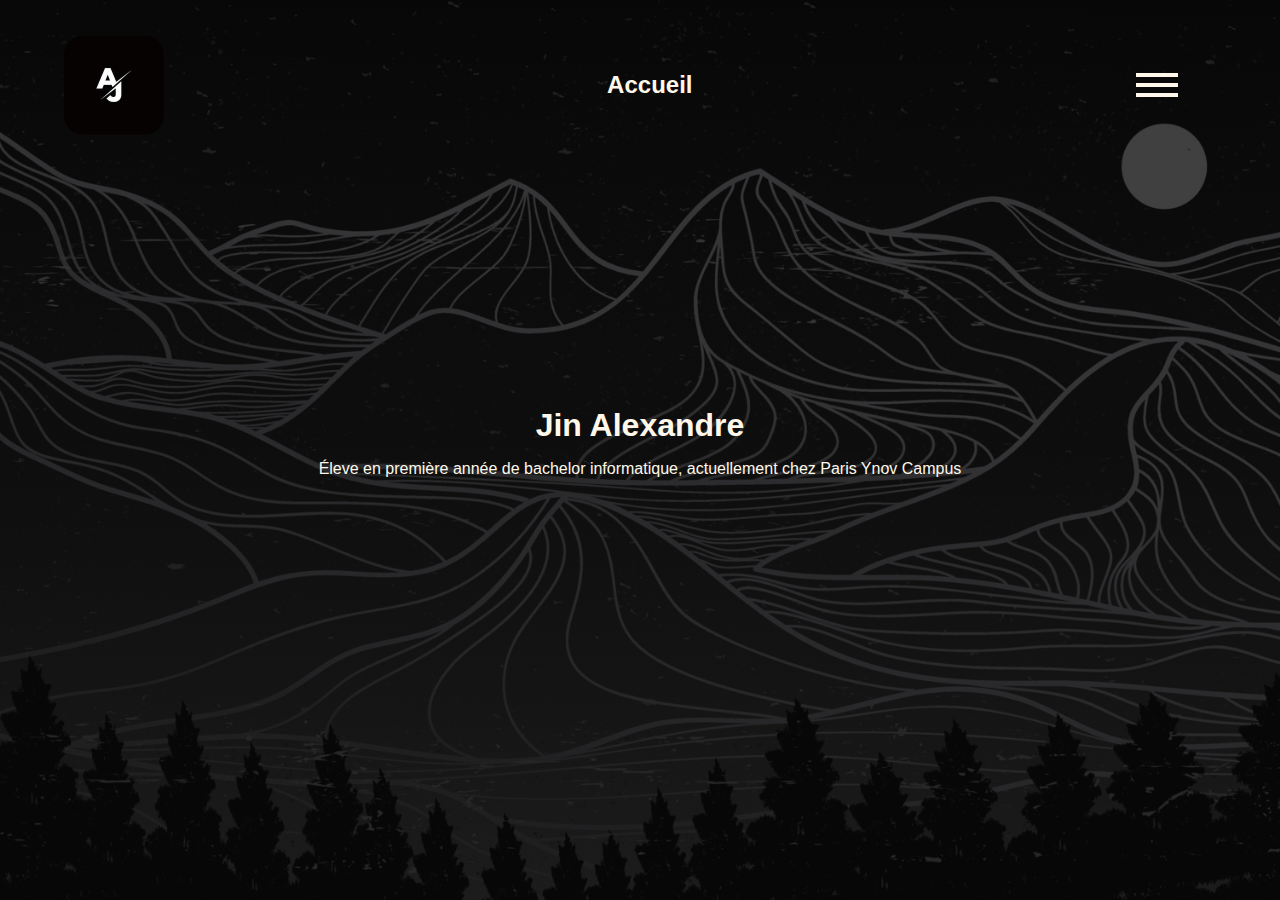
<file: index.html>
<!DOCTYPE html>
<html lang="en">

<head>
    <meta charset="UTF-8">
    <meta http-equiv="X-UA-Compatible" content="IE=edge">
    <meta name="viewport" content="width=device-width, initial-scale=1.0">
    <link rel="stylesheet" href="/assets/css/style.css">
    <title>Accueil</title>
</head>

<body>
    <div class="banner">

        <header>
            <nav>
                <div class="logo">
                    <a href="/index.html"><img src="/assets/images/aj logo.jpg" alt=""></a>
                </div>
                <div class="title">
                    <h2>Accueil</h2>
                </div>
                    <div class="burger">
                        <span></span>
                    </div>
                    <div class="link">
                        <ul>
                            <li><a href="/index.html">Accueil</a></li>
                            <li><a href="/projects.html">Projets</a></li>
                            <li><a href="/contact.html">Contact</a></li>
                        </ul>
                    </div>
            </nav>
        </header>

        <main>
            <div class="main_container">
                <h1 class="name">Jin Alexandre</h1>
                <p class="who">Éleve en première année de bachelor informatique, actuellement chez Paris Ynov Campus</p>
            </div>
        </main>

    </div>
</body>
<script src="./assets/js/script.js"></script>

</html>
</file>
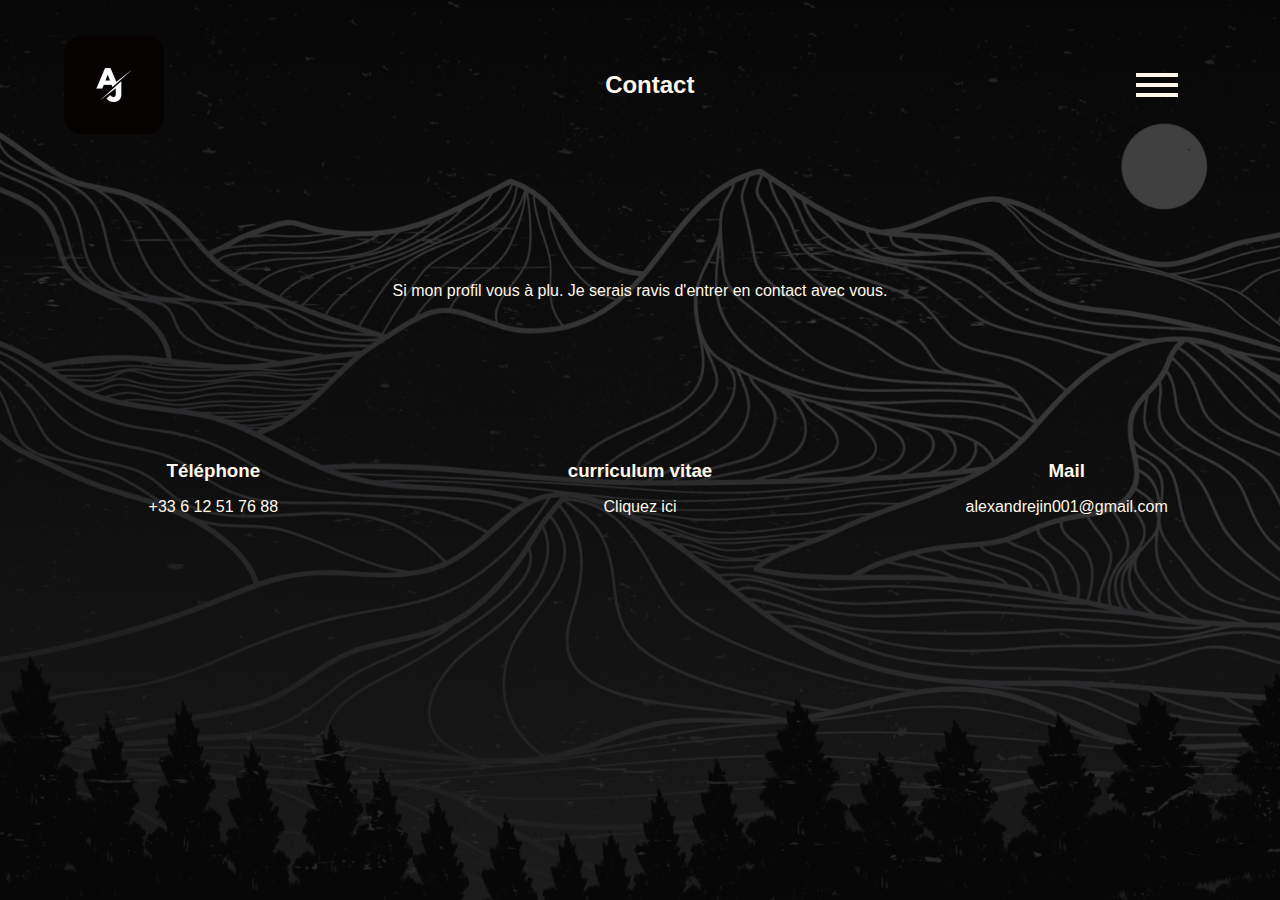
<file: contact.html>
<!DOCTYPE html>
<html lang="en">

<head>
    <meta charset="UTF-8">
    <meta http-equiv="X-UA-Compatible" content="IE=edge">
    <meta name="viewport" content="width=device-width, initial-scale=1.0">
    <link rel="stylesheet" href="/assets/css/contact.css">
    <title>Contact</title>
</head>

<body>
    <div class="banner">

        <header>
            <nav>
                <div class="logo">
                    <a href="/index.html"><img src="/assets/images/aj logo.jpg" alt=""></a>
                </div>
                <div class="title">
                    <h2>Contact</h2>
                </div>
                    <div class="burger">
                        <span></span>
                    </div>
                    <div class="link">
                        <ul>
                            <li><a href="/index.html">Accueil</a></li>
                            <li><a href="/projects.html">Projets</a></li>
                            <li><a href="/contact.html">Contact</a></li>
                        </ul>
                    </div>
            </nav>
        </header>

        <main>
            <div class="paragraph">
                <p>Si mon profil vous à plu. Je serais ravis d'entrer en contact avec vous.</p>
            </div>

            <div class="container_main">

                <div class="container_contact">
                    <div class="subtitle">
                        <h3>Téléphone</h3>
                    </div>
                    <div class="description">
                        <p>+33 6 12 51 76 88</p>
                    </div>
                </div>

                <div class="container_contact">
                    <div class="subtitle">
                        <h3>curriculum vitae</h3>
                    </div>
                    <div class="description"><a
                            href="https://www.canva.com/design/DAFgdMThEDk/nj3w7GzGwjZxcvyAbuG-vw/edit?utm_content=DAFgdMThEDk&utm_campaign=designshare&utm_medium=link2&utm_source=sharebutton">Cliquez
                            ici</a></div>
                </div>

                <div class="container_contact" id="third">
                    <div class="subtitle">
                        <h3>Mail</h3>
                    </div>
                    <div class="description">
                        <p>alexandrejin001@gmail.com</p>
                    </div>
                </div>

            </div>

        </main>

    </div>
</body>
<script src="./assets/js/script.js"></script>

</html>
</file>
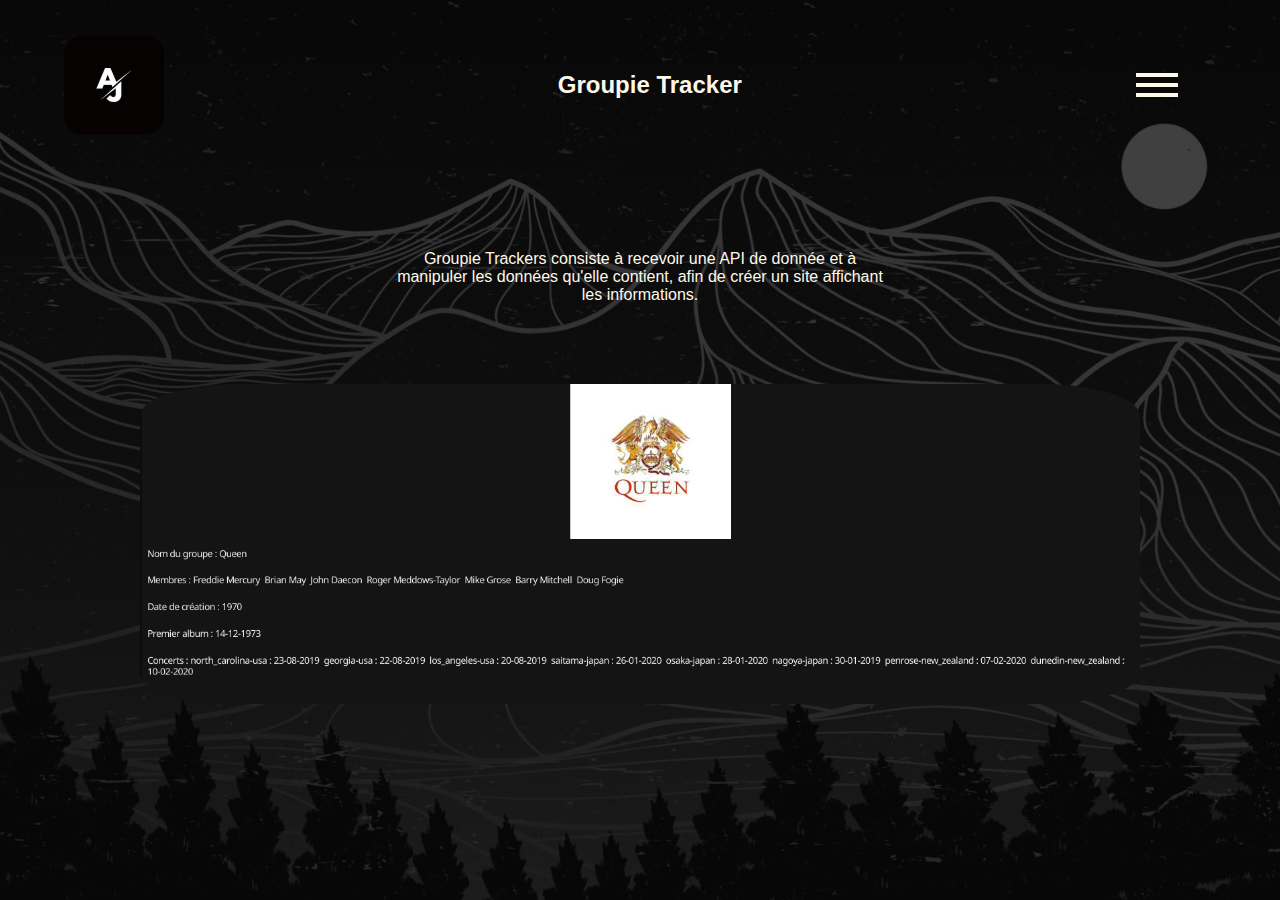
<file: groupie Tracker.html>
<!DOCTYPE html>
<html lang="en">

<head>
    <meta charset="UTF-8">
    <meta http-equiv="X-UA-Compatible" content="IE=edge">
    <meta name="viewport" content="width=device-width, initial-scale=1.0">
    <link rel="stylesheet" href="/assets/css/GroupieTracker.css">
    <title>hangmanWeb</title>
</head>

<body>
    <div class="banner">
        <nav>
            <div class="logo">
                <a href="/index.html"><img src="/assets/images/aj logo.jpg" alt=""></a>
            </div>
            <div class="title">
                <h2>Groupie Tracker</h2>
            </div>

            <div class="nav_burger">
                <div class="burger">
                    <span></span>
                </div>
                <div class="link">
                    <ul>
                        <li><a href="/index.html">Accueil</a></li>
                        <li><a href="/projects.html">Projets</a></li>
                        <li><a href="/contact.html">Contact</a></li>
                    </ul>
                </div>
        </nav>

        <main>
            <div class="container_main">
                <p class="summary">Groupie Trackers consiste à recevoir une API de donnée et à manipuler les données qu'elle contient, afin de créer un site affichant les informations.</p>
                <div class="project">
                    <img src="/assets/images/groupie containt.png" alt="">
                </div>
            </div>
        </main>

    </div>
</body>
<script src="./assets/js/script.js"></script>

</html>
</file>
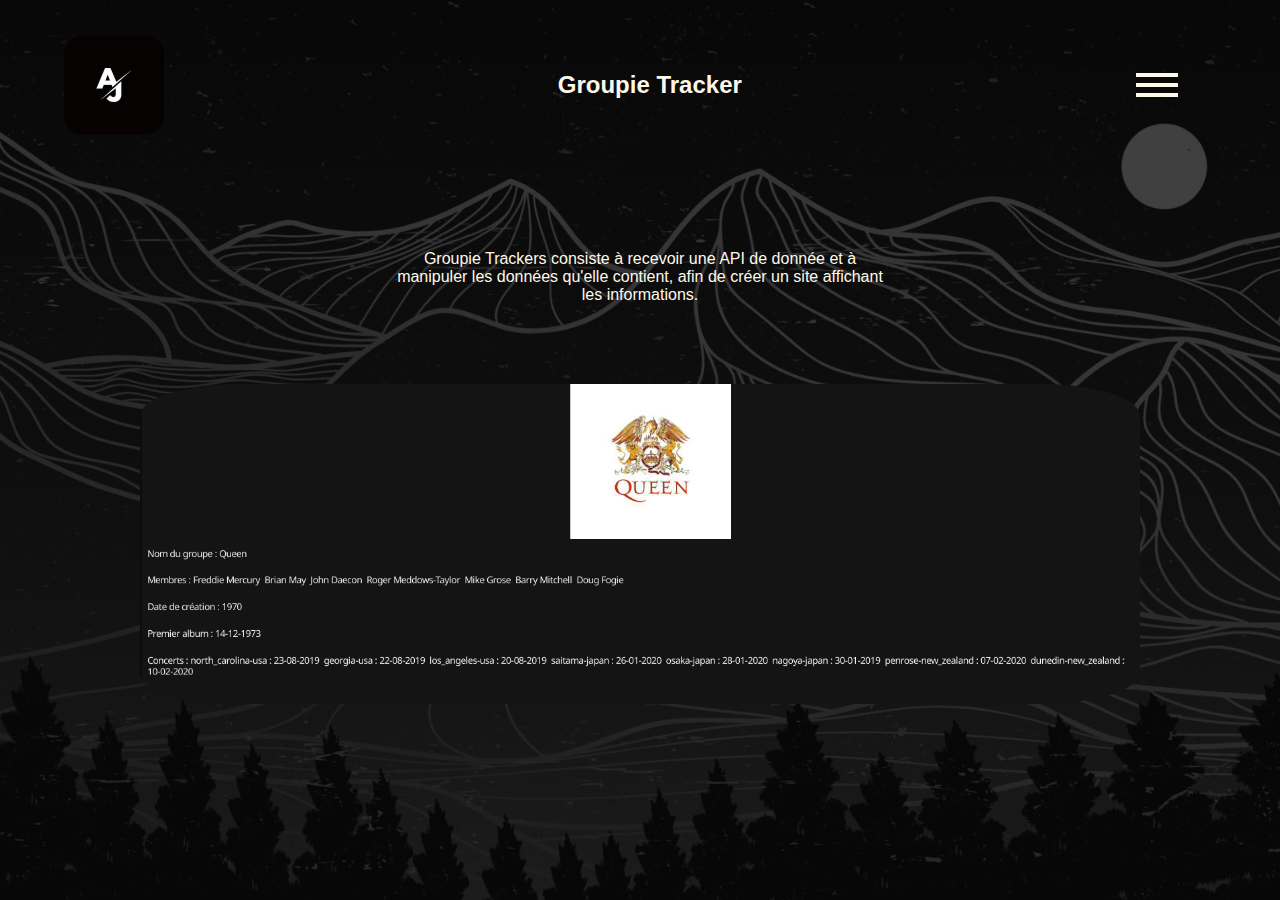
<file: groupieTracker.html>
<!DOCTYPE html>
<html lang="en">

<head>
    <meta charset="UTF-8">
    <meta http-equiv="X-UA-Compatible" content="IE=edge">
    <meta name="viewport" content="width=device-width, initial-scale=1.0">
    <link rel="stylesheet" href="/assets/css/GroupieTracker.css">
    <title>hangmanWeb</title>
</head>

<body>
    <div class="banner">

        <header>
            <nav>
                <div class="logo">
                    <a href="/index.html"><img src="/assets/images/aj logo.jpg" alt=""></a>
                </div>
                <div class="title">
                    <h2>Groupie Tracker</h2>
                </div>
                    <div class="burger">
                        <span></span>
                    </div>
                    <div class="link">
                        <ul>
                            <li><a href="/index.html">Accueil</a></li>
                            <li><a href="/projects.html">Projets</a></li>
                            <li><a href="/contact.html">Contact</a></li>
                        </ul>
                    </div>
            </nav>
        </header>

        <main>
            <div class="container_main">
                <p class="summary">Groupie Trackers consiste à recevoir une API de donnée et à manipuler les données
                    qu'elle contient, afin de créer un site affichant les informations.</p>
                <div class="project">
                    <img src="/assets/images/groupie containt.png" alt="">
                </div>
            </div>
        </main>

    </div>
</body>
<script src="./assets/js/script.js"></script>

</html>
</file>
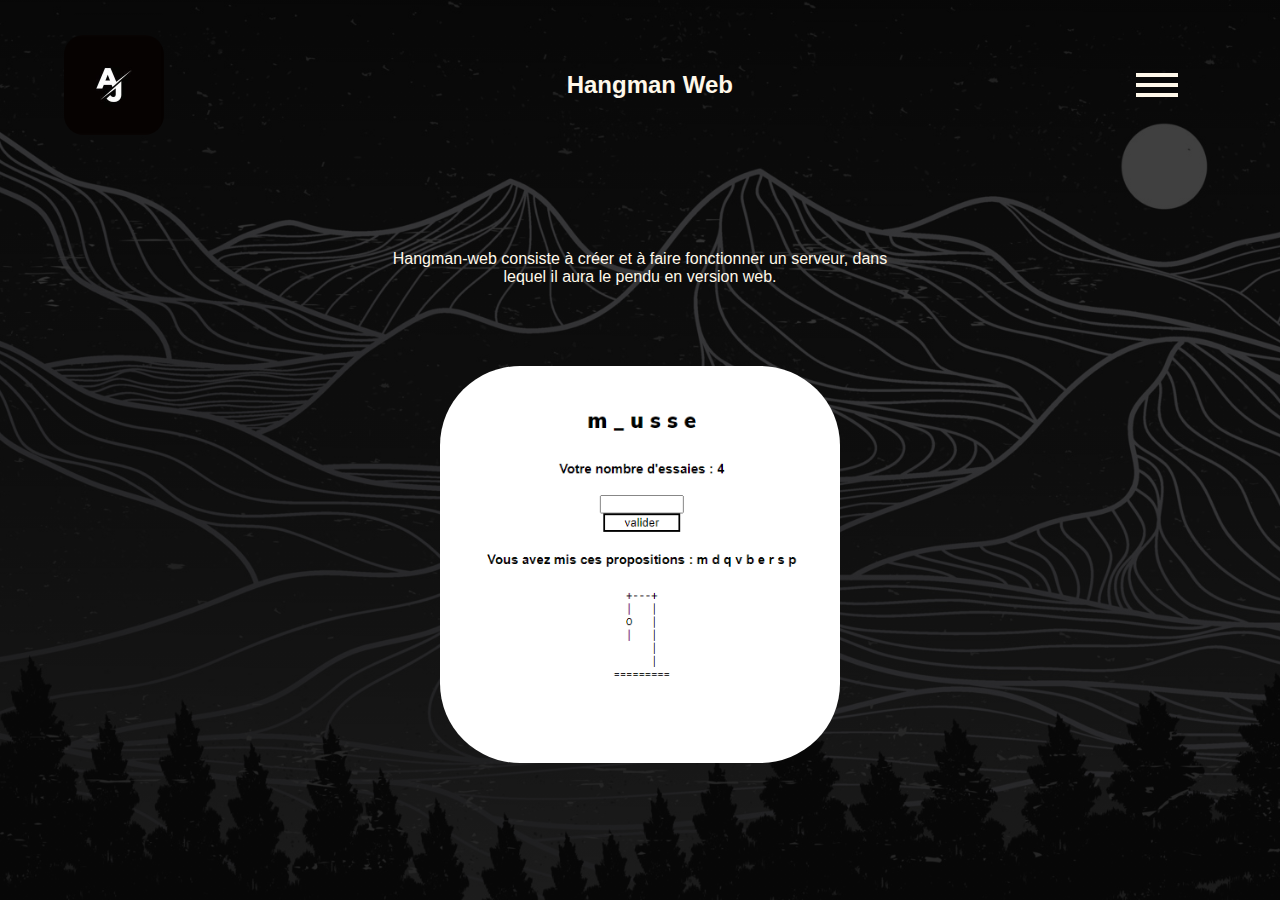
<file: hangmanWeb.html>
<!DOCTYPE html>
<html lang="en">

<head>
    <meta charset="UTF-8">
    <meta http-equiv="X-UA-Compatible" content="IE=edge">
    <meta name="viewport" content="width=device-width, initial-scale=1.0">
    <link rel="stylesheet" href="/assets/css/hangmanWeb.css">
    <title>Hangman Web</title>
</head>

<body>
    <div class="banner">

        <header>
            <nav>
                <div class="logo">
                    <a href="/index.html"><img src="/assets/images/aj logo.jpg" alt=""></a>
                </div>
                <div class="title">
                    <h2>Hangman Web</h2>
                </div>
                    <div class="burger">
                        <span></span>
                    </div>
                    <div class="link">
                        <ul>
                            <li><a href="/index.html">Accueil</a></li>
                            <li><a href="/projects.html">Projets</a></li>
                            <li><a href="/contact.html">Contact</a></li>
                        </ul>
                    </div>
            </nav>
        </header>

        <main>
            <div class="container_main">
                <p class="summary">Hangman-web consiste à créer et à faire fonctionner un serveur, dans lequel il aura
                    le pendu en version web.</p>
                <div class="project">
                    <img src="/assets/images/hangman web.png" alt="">
                </div>
            </div>
        </main>

    </div>
</body>
<script src="./assets/js/script.js"></script>

</html>
</file>
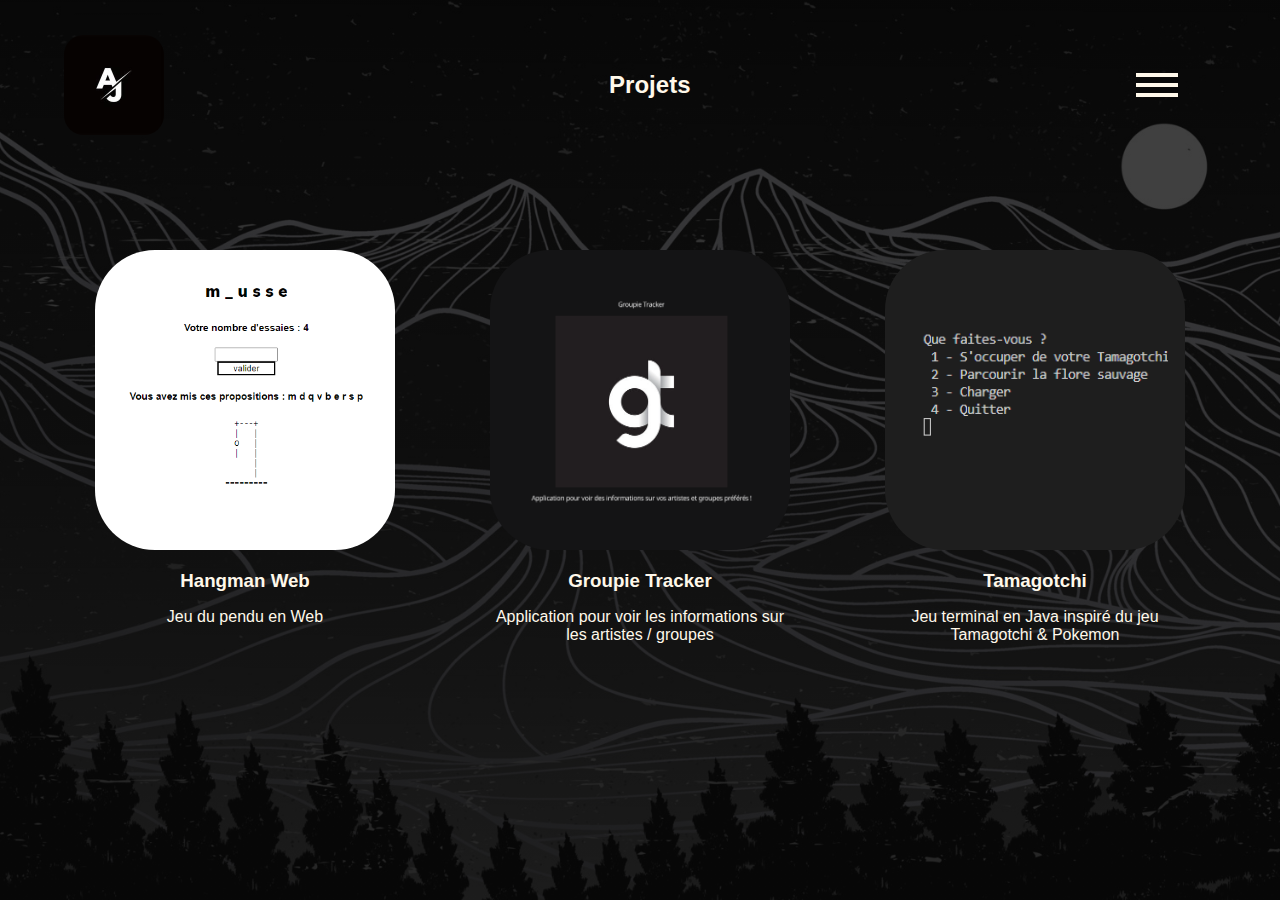
<file: projects.html>
<!DOCTYPE html>
<html lang="en">

<head>
    <meta charset="UTF-8">
    <meta http-equiv="X-UA-Compatible" content="IE=edge">
    <meta name="viewport" content="width=device-width, initial-scale=1.0">
    <link rel="stylesheet" href="/assets/css/projects.css">
    <title>Accueil</title>
</head>

<body>
    <div class="banner">

        <header>
            <nav>
                <div class="logo">
                    <a href="/index.html"><img src="/assets/images/aj logo.jpg" alt=""></a>
                </div>
                <div class="title">
                    <h2>Projets</h2>
                </div>
                <div class="burger">
                    <span></span>
                </div>
                <div class="link">
                    <ul>
                        <li><a href="/index.html">Accueil</a></li>
                        <li><a href="/projects.html">Projets</a></li>
                        <li><a href="/contact.html">Contact</a></li>
                    </ul>
                </div>
            </nav>
        </header>

        <main>

            <div class="main_container">

                <div class="project">
                    <a href="/hangmanWeb.html"><img src="/assets/images/hangman web.png" alt=""></a>
                    <div class="subtitle">
                        <h3>Hangman Web</h3>
                    </div>
                    <div class="description">
                        <p>Jeu du pendu en Web</p>
                    </div>
                </div>

                <div class="project">
                    <a href="/groupieTracker.html"><img src="/assets/images/groupie accueil.png" alt=""></a>
                    <div class="subtitle">
                        <h3>Groupie Tracker</h3>
                    </div>
                    <div class="description">
                        <p>Application pour voir les informations sur les artistes / groupes</p>
                    </div>
                </div>

                <div class="project" id="third">
                    <a href="/tamagotchi.html"><img id="java_image" src="/assets/images/accueil java.png" alt=""></a>
                    <div class="subtitle">
                        <h3>Tamagotchi</h3>
                    </div>
                    <div class="description">
                        <p>Jeu terminal en Java inspiré du jeu Tamagotchi & Pokemon</p>
                    </div>
                </div>

            </div>

        </main>

    </div>
</body>
<script src="/assets/js/script.js"></script>

</html>
</file>
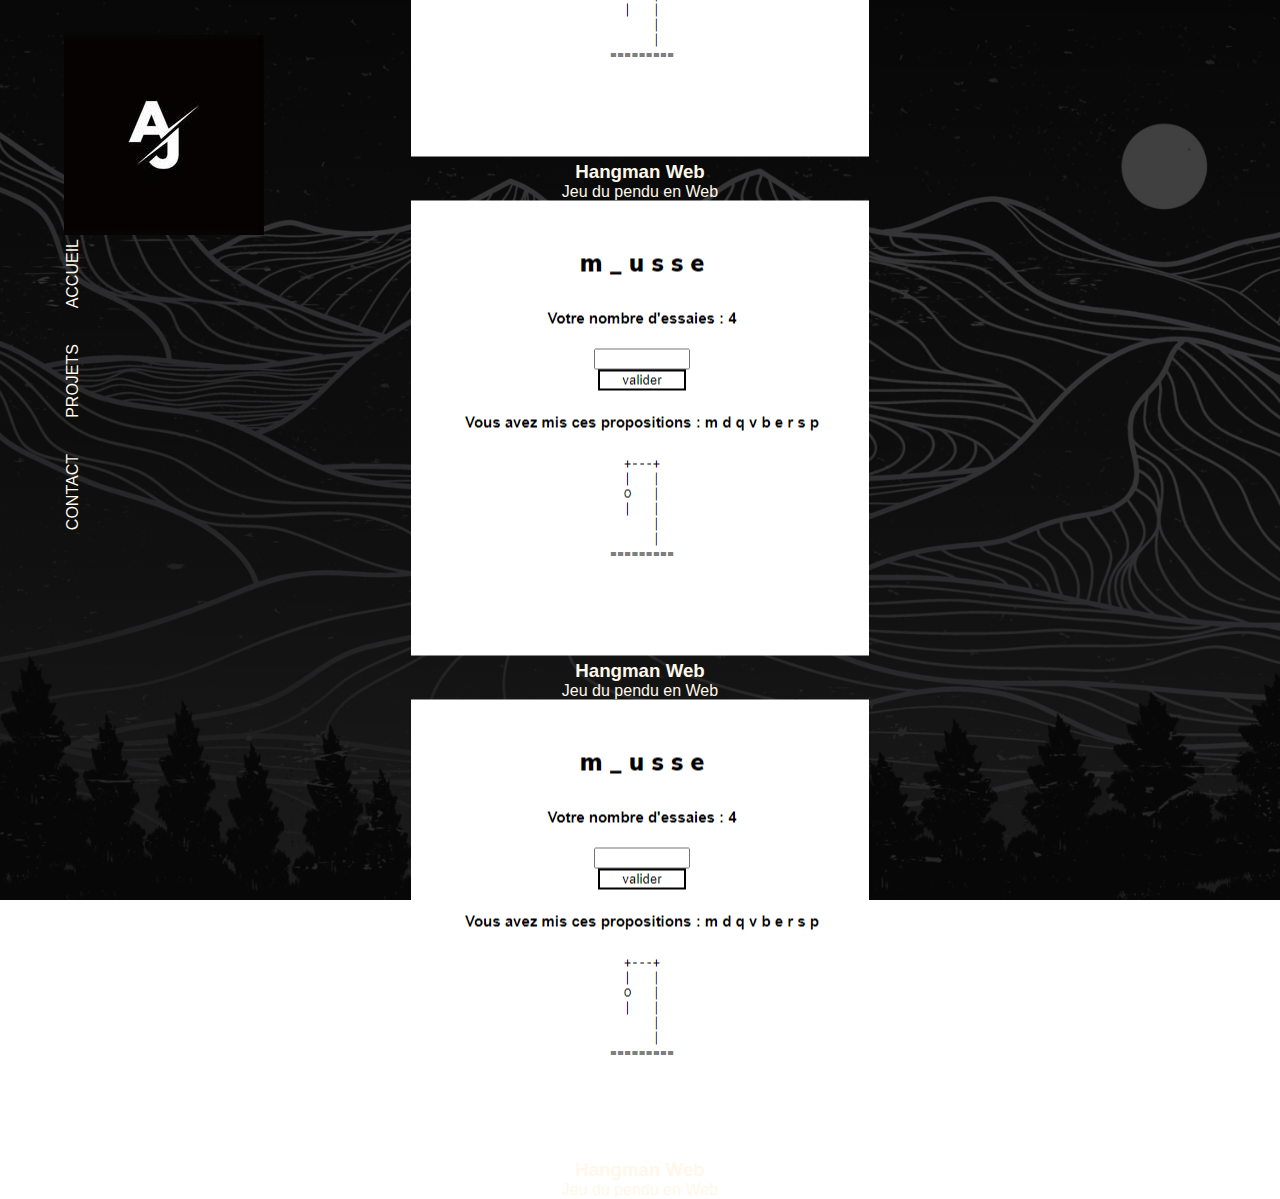
<file: projets.html>
<!DOCTYPE html>
<html lang="en">

<head>
    <meta charset="UTF-8">
    <meta http-equiv="X-UA-Compatible" content="IE=edge">
    <meta name="viewport" content="width=device-width, initial-scale=1.0">
    <link rel="stylesheet" href="/assets/css/projets.css">
    <title>Accueil</title>
</head>

<body>
    <div class="banner">
        <nav>
            <div class="logo">
           <a href="/index.html"><img src="/assets/images/aj logo.jpg" alt=""></a>
            </div>

            <div class="nav_burger">
                <div class="burger">
                  <span></span>
                </div>
                <div class="link">
            <ul>
                <li><a href="/index.html">Accueil</a></li>
                <li><a href="/projets.html">Projets</a></li>
                <li><a href="">Contact</a></li>
            </ul>
        </div>
        </nav>

        <main>
            <div class="main_container">
                <div class="project">
                    <div class="image">
                        <a href="/hangmanWeb.html"><img src="/assets/images/hangman web.png" alt=""></a>
                    </div>
                    <div class="title">
                        <h3>Hangman Web</h3>
                    </div>
                    <div class="description">
                        <p>Jeu du pendu en Web</p>
                    </div>
                </div>
                <div class="project">
                    <div class="image">
                        <a href=""><img src="/assets/images/hangman web.png" alt=""></a>
                    </div>
                    <div class="title">
                        <h3>Hangman Web</h3>
                    </div>
                    <div class="description">
                        <p>Jeu du pendu en Web</p>
                    </div>
                </div>
                <div class="project">
                    <div class="image">
                        <a href=""><img src="/assets/images/hangman web.png" alt=""></a>
                    </div>
                    <div class="title">
                        <h3>Hangman Web</h3>
                    </div>
                    <div class="description">
                        <p>Jeu du pendu en Web</p>
                    </div>
                </div>
        </div>
    </main>

    </div>
</body>
<script src="/assets/js/script.js"></script>
</html>
</file>
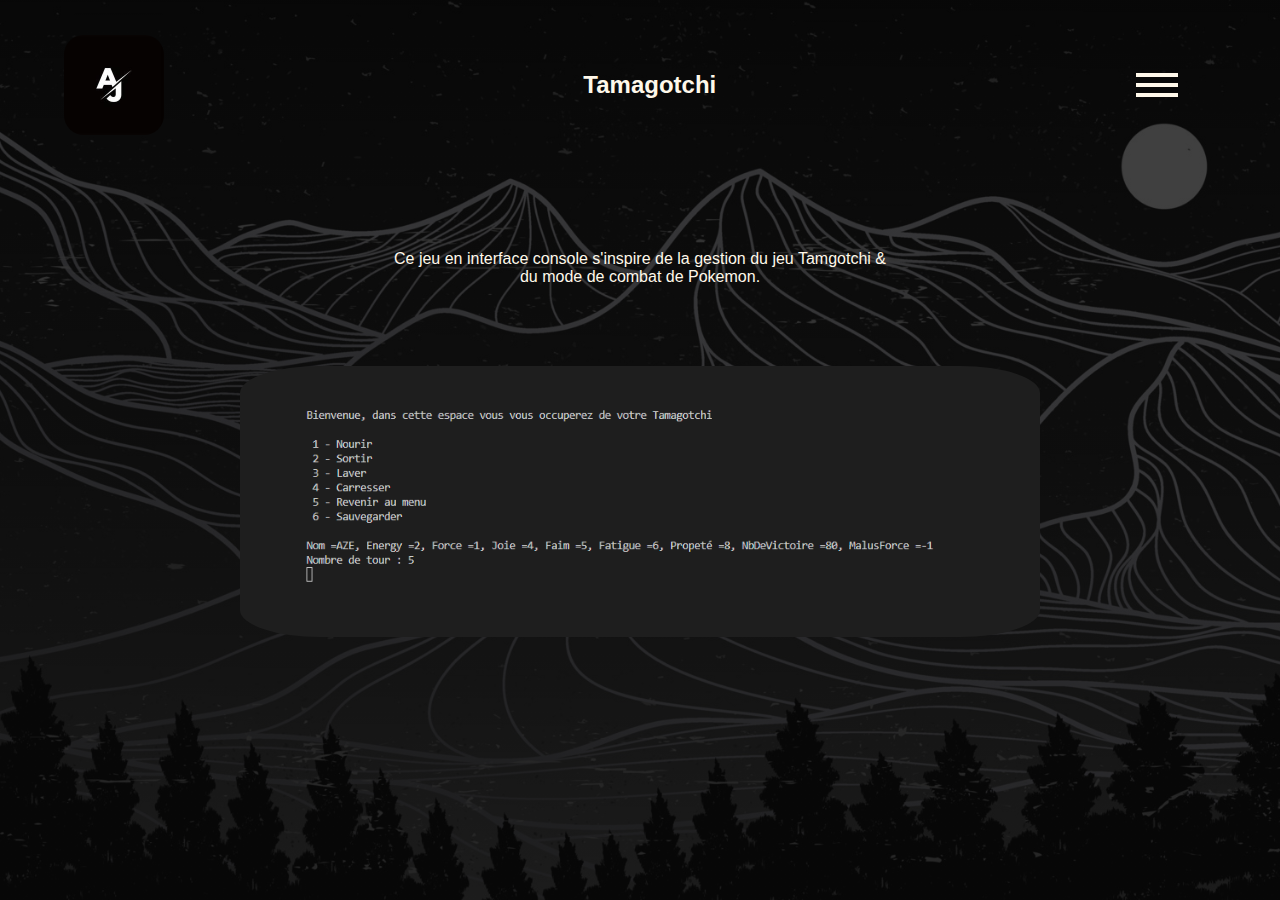
<file: tamagotchi.html>
<!DOCTYPE html>
<html lang="en">

<head>
    <meta charset="UTF-8">
    <meta http-equiv="X-UA-Compatible" content="IE=edge">
    <meta name="viewport" content="width=device-width, initial-scale=1.0">
    <link rel="stylesheet" href="/assets/css/Tamagotchi.css">
    <title>Tamagotchi</title>
</head>

<body>
    <div class="banner">

        <header>
            <nav>
                <div class="logo">
                    <a href="/index.html"><img src="/assets/images/aj logo.jpg" alt=""></a>
                </div>
                <div class="title">
                    <h2>Tamagotchi</h2>
                </div>

                    <div class="burger">
                        <span></span>
                    </div>
                    <div class="link">
                        <ul>
                            <li><a href="/index.html">Accueil</a></li>
                            <li><a href="/projects.html">Projets</a></li>
                            <li><a href="/contact.html">Contact</a></li>
                        </ul>
                    </div>
            </nav>
        </header>

        <main>
            <div class="container_main">
                <p class="summary">Ce jeu en interface console s'inspire de la gestion du jeu Tamgotchi & du mode de
                    combat de Pokemon.</p>
                <div class="project">
                    <img src="/assets/images/Tamagotchi containt.png" alt="">
                </div>
            </div>
        </main>

    </div>
</body>
<script src="./assets/js/script.js"></script>

</html>
</file>
<file: assets/css/style.css>
* {
  padding: 0;
  margin: 0;
  box-sizing: border-box;
  font-family: sans-serif;
}


body {
  --main-load-time: 0.7s;
  --nav-load-time: 0.5s;
}

.banner {
  width: 100%;
  height: 100vh;
  background-image: linear-gradient(rgba(0, 0, 0, 0.75),
      rgba(0, 0, 0, 0.75)), url(/assets/images/background.jpg);
  background-size: cover;
  background-position: center
}

nav {
  display: flex;
  align-items: center;
  padding: 35px 0px;
  margin-left: 5%;
  margin-right: 8%;
  animation: nav-load var(--nav-load-time) ease-out;
  justify-content: space-between
}

nav ul {
  display: flex;
  gap: 3rem;
}

nav li {
  position: relative;
  list-style: none;
}

nav ul li a {
  text-transform: uppercase;
  font-size: medium;
  text-decoration: none;
  color: #FFF8EA;
}

nav ul li::after {
  content: '';
  height: 1px;
  width: 0;
  background: rgb(182, 182, 182);
  position: absolute;
  left: 0;
  bottom: -5px;
  transition: 0.5s;
}

nav ul li:hover::after {
  width: 100%;
}

.logo {
  height: 100px;
  width: 100px;
}

.logo img {
  width: 100%;
  height: 100%;
  border-radius: 20%;
  object-fit: cover;
}

.title {
  color: #FFF8EA;
}

.main_container {
  animation: main-load var(--main-load-time) ease-out;
  width: 100%;
  display: flex;
  flex-direction: column;
  position: absolute;
  top: 50%;
  transform: translateY(-50%);
  text-align: center;
  color: #FFF8EA;
}

.who {
  margin: 1rem 0rem;
}

.burger {
  width: 42px;
  height: 24px;
  cursor: pointer;
  position: relative;
  z-index: 2;
}

.burger span {
  width: 100%;
  height: 4px;
  background-color: #FFF8EA;
  display: block;
  position: absolute;
  top: 50%;
  transform: translateY(-50%);
  transition: background-color 0.2s ease-in-out;
}

.burger span::before,
.burger span::after {
  content: '';
  position: absolute;
  width: 100%;
  height: 4px;
  background-color: #FFF8EA;
  ;
  transition: transform 0.5s ease-in-out;
}

.burger span::before {
  transform: translateY(-10px);
}

.burger span::after {
  transform: translateY(10px);
}

.burger.active span {
  background: transparent;
}

.burger.active span::before {
  transform: rotateZ(45deg);
  transition: transform 0.5s ease-in-out;
}

.burger.active span::after {
  transform: rotateZ(-45deg);
  transition: transform 0.5s ease-in-out;
}

.link {
  top: 0;
  left: 0;
  position: absolute;
  background-color: rgba(255, 255, 255, 0.20);
  backdrop-filter: blur(7px);
  width: 100%;
  height: 100vh;
  display: flex;
  justify-content: center;
  align-items: center;
  display: none;
  z-index: 1;
  text-shadow: black 1px 0 8px;
}

.link.menu_burger {
  display: flex;
}

.link ul {
  list-style: none;
  display: flex;
  flex-direction: column;
  gap: 2rem;
}

.nav_burger {
  display: flex;
  justify-content: space-between;
  align-items: center;
}

@media screen and (max-width : 1024px) {

  nav {
    margin-left: 3%;
    margin-right: 6%;
  }
}

@media screen and (max-width : 768px) {

  nav {
    margin-left: 1%;
    margin-right: 6%;
  }
}

@media screen and (max-width : 680px) {

  .title {
    display: none;
  }
}

@keyframes nav-load {
  0% {
    transform: translateY(-100%);
  }

  100% {
    transform: translateY(0%);
  }
}

@keyframes main-load {
  0% {
    transform: translateY(1000%);
  }

  100% {
    transform: translateY(0%);
  }
}
</file>
<file: assets/css/contact.css>
* {
  padding: 0;
  margin: 0;
  box-sizing: border-box;
  font-family: sans-serif;
}


body {
  --main-load-time: 0.7s;
  --nav-load-time: 0.5s;
}

.banner {
  width: 100%;
  height: 100vh;
  background-image: linear-gradient(rgba(0, 0, 0, 0.75),
      rgba(0, 0, 0, 0.75)), url(/assets/images/background.jpg);
  background-size: cover;
  background-position: center
}

nav {
  display: flex;
  align-items: center;
  padding: 35px 0px;
  margin-left: 5%;
  margin-right: 8%;
  animation: nav-load var(--nav-load-time) ease-out;
  justify-content: space-between
}

nav ul {
  display: flex;
  gap: 3rem;
}

nav li {
  position: relative;
  list-style: none;
}

nav ul li a {
  text-transform: uppercase;
  font-size: medium;
  text-decoration: none;
  color: #FFF8EA;
}

nav ul li::after {
  content: '';
  height: 1px;
  width: 0;
  background: rgb(182, 182, 182);
  position: absolute;
  left: 0;
  bottom: -5px;
  transition: 0.5s;
}

nav ul li:hover::after {
  width: 100%;
}

.logo {
  height: 100px;
  width: 100px;
}

.logo img {
  width: 100%;
  height: 100%;
  border-radius: 20%;
  object-fit: cover;
}

.title {
  color: #FFF8EA;
}

main {
  color: #FFF8EA;
}

.paragraph {
  margin-top: 7rem;
  width: 100%;
  text-align: center;
}

.container_main {
  animation: main-load var(--main-load-time) ease-out;
  margin-top: 10rem;
  display: flex;
  text-align: center;
  flex-wrap: wrap;
}

.container_contact {
  flex: 1;
}

.description {
  margin-top: 1rem;
}

.description a {
  text-decoration: none;
  color: #FFF8EA;
}

.burger {
  width: 42px;
  height: 24px;
  cursor: pointer;
  position: relative;
  z-index: 2;
}

.burger span {
  width: 100%;
  height: 4px;
  background-color: #FFF8EA;
  ;
  display: block;
  position: absolute;
  top: 50%;
  transform: translateY(-50%);
  transition: background-color 0.2s ease-in-out;
}

.burger span::before,
.burger span::after {
  content: '';
  position: absolute;
  width: 100%;
  height: 4px;
  background-color: #FFF8EA;
  ;
  transition: transform 0.5s ease-in-out;
}

.burger span::before {
  transform: translateY(-10px);
}

.burger span::after {
  transform: translateY(10px);
}

.burger.active span {
  background: transparent;
}

.burger.active span::before {
  transform: rotateZ(45deg);
  transition: transform 0.5s ease-in-out;
}

.burger.active span::after {
  transform: rotateZ(-45deg);
  transition: transform 0.5s ease-in-out;
}

.link {
  top: 0;
  left: 0;
  position: absolute;
  background-color: rgba(255, 255, 255, 0.20);
  backdrop-filter: blur(7px);
  width: 100%;
  height: 100vh;
  display: flex;
  justify-content: center;
  align-items: center;
  display: none;
  z-index: 1;
  text-shadow: black 1px 0 8px;
}

.link.menu_burger {
  display: flex;
}

.link ul {
  list-style: none;
  display: flex;
  flex-direction: column;
  gap: 2rem;
}

.nav_burger {
  display: flex;
  justify-content: space-between;
  align-items: center;
}

@media screen and (max-width : 1024px) {

  nav {
    margin-left: 1%;
    margin-right: 6%;
  }

}

@media screen and (max-width : 768px) {

  nav {
    margin-left: 1%;
    margin-right: 7%;
  }

}

@media screen and (max-width : 765px) {

  .title {
    display: none;
  }

}

@media screen and (max-width : 599px) {

  .banner {
    height: 130vh;
  }

  .title {
    display: none;
  }

  .container_main {
    flex-wrap: nowrap;
    flex-direction: column;
    gap: 10rem;
  }

  .link {
    height: 130vh;
  }

  .paragraph {
    text-align: center;
  }
}


@keyframes nav-load {
  0% {
    transform: translateY(-100%);
  }

  100% {
    transform: translateY(0%);
  }
}

@keyframes main-load {
  0% {
    transform: translateY(100%);
  }

  100% {
    transform: translateY(0%);
  }
}
</file>
<file: assets/css/GroupieTracker.css>
* {
  padding: 0;
  margin: 0;
  box-sizing: border-box;
  font-family: sans-serif;
}


body {
  --main-load-time: 0.7s;
  --nav-load-time: 0.5s;
}

.banner {
  width: 100%;
  height: 100vh;
  background-image: linear-gradient(rgba(0, 0, 0, 0.75),
      rgba(0, 0, 0, 0.75)), url(/assets/images/background.jpg);
  background-size: cover;
  background-position: center
}

nav {
  display: flex;
  align-items: center;
  padding: 35px 0px;
  margin-left: 5%;
  margin-right: 8%;
  animation: nav-load var(--nav-load-time) ease-out;
  justify-content: space-between
}

nav ul {
  display: flex;
  gap: 3rem;
}

nav li {
  position: relative;
  list-style: none;
}

nav ul li a {
  text-transform: uppercase;
  font-size: medium;
  text-decoration: none;
  color: #FFF8EA;
}

nav ul li::after {
  content: '';
  height: 1px;
  width: 0;
  background: rgb(182, 182, 182);
  position: absolute;
  left: 0;
  bottom: -5px;
  transition: 0.5s;
}

nav ul li:hover::after {
  width: 100%;
}

.logo {
  height: 100px;
  width: 100px;
}

.logo img {
  width: 100%;
  height: 100%;
  border-radius: 20%;
  object-fit: cover;
}

.title {
  color: #FFF8EA;
}

.container_main {
  animation: main-load var(--main-load-time) ease-out;
  display: flex;
  flex-direction: column;
  align-items: center;
  text-align: center;
  justify-content: center;
  margin-top: 5rem;
  color: #FFF8EA;
  gap: 5rem;
}

.summary {
  max-width: 500px;
}

.project {
  max-width: 100%;
  height: auto;
  width: 1000px;
}

.project img {
  height: 100%;
  width: 100%;
  border-radius: 10%;
  object-fit: cover;
}

.burger {
  width: 42px;
  height: 24px;
  cursor: pointer;
  position: relative;
  z-index: 2;
}

.burger span {
  width: 100%;
  height: 4px;
  background-color: #FFF8EA;;
  display: block;
  position: absolute;
  top: 50%;
  transform: translateY(-50%);
  transition: background-color 0.2s ease-in-out;
}

.burger span::before,
.burger span::after {
  content: '';
  position: absolute;
  width: 100%;
  height: 4px;
  background-color: #FFF8EA;;
  transition: transform 0.5s ease-in-out;
}

.burger span::before {
  transform: translateY(-10px);
}

.burger span::after {
  transform: translateY(10px);
}

.burger.active span {
  background: transparent;
}

.burger.active span::before {
  transform: rotateZ(45deg);
  transition: transform 0.5s ease-in-out;
}

.burger.active span::after {
  transform: rotateZ(-45deg);
  transition: transform 0.5s ease-in-out;
}

.link {
  top: 0;
  left: 0;
  position: absolute;
  background-color: rgba(255, 255, 255, 0.20);
  backdrop-filter: blur(7px);
  width: 100%;
  height: 100vh;
  display: flex;
  justify-content: center;
  align-items: center;
  display: none;
  z-index: 1;
  text-shadow: black 1px 0 8px;
}

.link.menu_burger {
  display: flex;
}

.link ul {
  list-style: none;
  display: flex;
  flex-direction: column;
  gap: 2rem;
}

.nav_burger {
  display: flex;
  justify-content: space-between;
  align-items: center;
}

@media screen and (max-height : 707px) {
  .banner {
    height: 130vh;
  }

  .link {
    height: 130vh;
  }
}

@media screen and (max-width : 1024px) {

  nav {
    margin-left: 1%;
    margin-right: 6%;
  }
}

@media screen and (max-width : 768px) {

  nav {
    margin-left: 1%;
    margin-right: 6%;
  }
}

@media screen and (max-width : 680px) {

  .title {
    display: none;
  }
}

@media screen and (max-width : 399px) {

  .banner {
    width: 120%;
    height: 120vh;
  }

  .link {
    width: 120%;
    height: 120vh;
  }
  
}

@media screen and (max-width : 322px) {

  .banner {
    width: 125%;
    height: 125vh;
  }

  .link {
    width: 125%;
    height: 125vh;
  }
  
}


@keyframes nav-load {
  0% {
    transform: translateY(-100%);
  }
  100% {
    transform: translateY(0%);
  }
}

@keyframes main-load {
  0% {
    transform: translateY(100%);
  }

  100% {
    transform: translateY(0%);
  }
}
</file>
<file: assets/css/hangmanWeb.css>
* {
  padding: 0;
  margin: 0;
  box-sizing: border-box;
  font-family: sans-serif;
}


body {
  --main-load-time: 0.7s;
  --nav-load-time: 0.5s;
}

.banner {
  width: 100%;
  height: 100vh;
  background-image: linear-gradient(rgba(0, 0, 0, 0.75),
      rgba(0, 0, 0, 0.75)), url(/assets/images/background.jpg);
  background-size: cover;
  background-position: center
}

nav {
  display: flex;
  align-items: center;
  padding: 35px 0px;
  margin-left: 5%;
  margin-right: 8%;
  animation: nav-load var(--nav-load-time) ease-out;
  justify-content: space-between
}

nav ul {
  display: flex;
  gap: 3rem;
}

nav li {
  position: relative;
  list-style: none;
}

nav ul li a {
  text-transform: uppercase;
  font-size: medium;
  text-decoration: none;
  color: #FFF8EA;
}

nav ul li::after {
  content: '';
  height: 1px;
  width: 0;
  background: rgb(182, 182, 182);
  position: absolute;
  left: 0;
  bottom: -5px;
  transition: 0.5s;
}

nav ul li:hover::after {
  width: 100%;
}

.logo {
  height: 100px;
  width: 100px;
}

.logo img {
  width: 100%;
  height: 100%;
  border-radius: 20%;
  object-fit: cover;
}

.title {
  color: #FFF8EA;
}

.container_main {
  animation: main-load var(--main-load-time) ease-out;
  display: flex;
  flex-direction: column;
  align-items: center;
  text-align: center;
  justify-content: center;
  margin-top: 5rem;
  color: #FFF8EA;
  gap: 5rem;
}

.summary {
  max-width: 500px;
}

.project {
  max-width: 100%;
  height: auto;
  width: 400px;
}

.project img {
  height: 100%;
  width: 100%;
  border-radius: 20%;
  object-fit: cover;
}

.burger {
  width: 42px;
  height: 24px;
  cursor: pointer;
  position: relative;
  z-index: 2;
}

.burger span {
  width: 100%;
  height: 4px;
  background-color: #FFF8EA;;
  display: block;
  position: absolute;
  top: 50%;
  transform: translateY(-50%);
  transition: background-color 0.2s ease-in-out;
}

.burger span::before,
.burger span::after {
  content: '';
  position: absolute;
  width: 100%;
  height: 4px;
  background-color: #FFF8EA;;
  transition: transform 0.5s ease-in-out;
}

.burger span::before {
  transform: translateY(-10px);
}

.burger span::after {
  transform: translateY(10px);
}

.burger.active span {
  background: transparent;
}

.burger.active span::before {
  transform: rotateZ(45deg);
  transition: transform 0.5s ease-in-out;
}

.burger.active span::after {
  transform: rotateZ(-45deg);
  transition: transform 0.5s ease-in-out;
}

.link {
  top: 0;
  left: 0;
  position: absolute;
  background-color: rgba(255, 255, 255, 0.20);
  backdrop-filter: blur(7px);
  width: 100%;
  height: 100vh;
  display: flex;
  justify-content: center;
  align-items: center;
  display: none;
  z-index: 1;
  text-shadow: black 1px 0 8px;
}

.link.menu_burger {
  display: flex;
}

.link ul {
  list-style: none;
  display: flex;
  flex-direction: column;
  gap: 2rem;
}

.nav_burger {
  display: flex;
  justify-content: space-between;
  align-items: center;
}

@media screen and (max-height : 766px) {
  
  .banner {
    height: 130vh;
  }

  .link {
    height: 130vh;
  }
}

@media screen and (max-width : 1024px) {

  nav {
    margin-left: 1%;
    margin-right: 6%;
  }
}

@media screen and (max-width : 768px) {

  nav {
    margin-left: 1%;
    margin-right: 6%;
  }

}

@media screen and (max-width : 680px) {

  .title {
    display: none;
  }
}

@media screen and (max-width : 399px) {

  .banner {
    width: 120%;
    height: 120vh;
  }

  .link {
    width: 120%;
    height: 120vh;
  }
  
}

@media screen and (max-width : 322px) {

  .banner {
    width: 125%;
    height: 125vh;
  }

  .link {
    width: 125%;
    height: 125vh;
  }
  
}

@keyframes nav-load {
  0% {
    transform: translateY(-100%);
  }
  100% {
    transform: translateY(0%);
  }
}

@keyframes main-load {
  0% {
    transform: translateY(100%);
  }

  100% {
    transform: translateY(0%);
  }
}
</file>
<file: assets/css/projects.css>
* {
  padding: 0;
  margin: 0;
  box-sizing: border-box;
  font-family: sans-serif;
}


body {
  --main-load-time : 0.7s;
  --nav-load-time : 0.5s;
}

.banner {

  width: 100%;
  height: 100vh;
  background-image: linear-gradient(rgba(0, 0, 0, 0.75),
      rgba(0, 0, 0, 0.75)), url(/assets/images/background.jpg);
  background-size: cover;
  background-position: center
}

nav {
  display: flex;
  align-items: center;
  padding: 35px 0px;
  margin-left: 5%;
  margin-right: 8%;
  animation: nav-load var(--nav-load-time) ease-out;
  justify-content: space-between
}

nav ul {
  display: flex;
  gap: 3rem;
}

nav li {
  position: relative;
 list-style: none;
}

nav ul li a{
  text-transform: uppercase;
  font-size: medium;
  text-decoration: none;
  color: #FFF8EA;
}

nav ul li::after {
  content: '';
  height: 1px;
  width: 0;
  background: rgb(182, 182, 182);
  position: absolute;
  left: 0;
  bottom: -5px;
  transition: 0.5s;
}

nav ul li:hover::after {
 width: 100%;
}

.logo {
  height: 100px;
  width: 100px;
}

.logo img {
  width: 100%;
  height: 100%;
  border-radius: 20%;
  object-fit: cover;
}

.title {
  color: #FFF8EA;
}

.main_container {
  animation: main-load var(--main-load-time) ease-out;
  margin-top: 5rem;
  display: flex;
  align-items: center;
  flex-wrap: wrap;
  justify-content: space-evenly

}

.project {
  height: 300px;
  width: 300px;
}

.project img {
  height: 100%;
  width: 100%;
  border-radius: 20%;
  object-fit: cover;
}


.subtitle, .description {
  margin-top: 1rem;
  text-align: center;
  color: #FFF8EA;
}

.burger {
  width: 42px;
  height: 24px;
  cursor: pointer;
  position: relative;
  z-index: 2;
}

.burger span {
  width: 100%;
  height: 4px;
  background-color: #FFF8EA;;
  display: block;
  position: absolute;
  top: 50%;
  transform: translateY(-50%);
  transition: background-color 0.2s ease-in-out;
}

.burger span::before,
.burger span::after {
  content: '';
  position: absolute;
  width: 100%;
  height: 4px;
  background-color: #FFF8EA;;
  transition: transform 0.5s ease-in-out;
}

.burger span::before {
  transform: translateY(-10px);
}

.burger span::after {
  transform: translateY(10px);
}

.burger.active span {
  background: transparent;
}

.burger.active span::before {
  transform: rotateZ(45deg);
  transition: transform 0.5s ease-in-out;
}

.burger.active span::after {
  transform: rotateZ(-45deg);
  transition: transform 0.5s ease-in-out;
}

.link {
  top: 0;
  left: 0;
  position: absolute;
  background-color: rgba(255, 255, 255, 0.20);
  backdrop-filter: blur(7px);
  width: 100%;
  height: 100vh;
  display: flex;
  justify-content: center;
  align-items: center;
  display: none;
  z-index: 1;
  text-shadow: black 1px 0 8px;
}

.link.menu_burger {
  display: flex;
}

.link ul {
  list-style: none;
  display: flex;
  flex-direction: column;
  gap: 2rem;
}

.nav_burger {
  display: flex;
  justify-content: space-between;
  align-items: center;
}


@media screen and (max-width : 1024px) {

  nav {
    margin-left: 1%;
    margin-right: 6%;
  }

}

@media screen and (max-width : 899px) {
  .banner {
    height: 140vh;
  }

  #third {
    margin-top: 10rem;
  }

  .link {
    height: 140vh;
  }
}

@media screen and (max-width : 599px) {

  .banner {
    height: 200vh;
  }

  .title {
    display: none;
  }

  #third {
    margin-top: 0;
  }

  .main_container {
    flex-wrap: nowrap;
    flex-direction: column;
    gap: 10rem;
  }

  .link {
    height: 200vh;
  }
}

@keyframes nav-load {
  0% {
    transform: translateY(-100%);
  }

  100% {
    transform: translateY(0%);
  }
}

@keyframes main-load {
  0% {
    transform: translateY(100%);
  }

  100% {
    transform: translateY(0%);
  }
}
</file>
<file: assets/css/projets.css>
* {
  padding: 0;
  margin: 0;
  box-sizing: border-box;
  font-family: sans-serif;
}


body {
  --body-load-time: 0.7s;
  --nav-load-time: 0.5s;
}

.banner {

  width: 100%;
  height: 100vh;
  background-image: linear-gradient(rgba(0, 0, 0, 0.75),
      rgba(0, 0, 0, 0.75)), url(/assets/images/background.jpg);
  background-size: cover;
  background-position: center
}

nav {
  padding: 35px 0px;
  margin-left: 5%;
  animation: nav-load var(--nav-load-time) ease-out;
}

nav li {
  position: relative;
  list-style: none;
}

nav ul li a {
  writing-mode: vertical-lr;
  transform: rotate(-180deg);
  text-transform: uppercase;
  font-size: medium;
  text-decoration: none;
  color: #FFF8EA;
  margin-bottom: 2rem;
}

/* nav ul li::after {
  content: '';
  height: 2px;
  width: 0;
  background: white;
  position: absolute;
  left: 0;
  bottom: -5px;
  transition: 0.5s;
}

nav ul li:hover::after {
  width: 100%;
} */

.nav_line {
  margin-left: 0.5rem;
  height: 100px;
  border-left: 1px solid #FFF8EA;
}

/* .logo {
    height: 100px;
    width: 100px;
  }
  
  .logo img {
    width: 100%;
    height: 100%;
    border-radius: 20%;
    object-fit: cover;
  } */

.main_container {
  animation: main-load var(--body-load-time) ease-out;
  width: 100%;
  display: flex;
  flex-direction: column;
  justify-content: center;
  position: absolute;
  top: 50%;
  transform: translateY(-50%);
  text-align: center;
  color: #FFF8EA;
}

.who {
  margin: 1rem 0rem;
}

@keyframes nav-load {
  0% {
    transform: translateY(100%);
  }

  100% {
    transform: translateY(0%);
  }
}

@keyframes main-load {
  0% {
    transform: translateY(1000%);
  }

  30% {
    transform: translateY(700%);
  }

  50% {
    transform: translateY(500%);
  }

  100% {
    transform: translateY(0%);
  }
}
</file>
<file: assets/css/Tamagotchi.css>
* {
  padding: 0;
  margin: 0;
  box-sizing: border-box;
  font-family: sans-serif;
}


body {
  --main-load-time: 0.7s;
  --nav-load-time: 0.5s;
}

.banner {
  width: 100%;
  height: 100vh;
  background-image: linear-gradient(rgba(0, 0, 0, 0.75),
      rgba(0, 0, 0, 0.75)), url(/assets/images/background.jpg);
  background-size: cover;
  background-position: center
}

nav {
  display: flex;
  align-items: center;
  padding: 35px 0px;
  margin-left: 5%;
  margin-right: 8%;
  animation: nav-load var(--nav-load-time) ease-out;
  justify-content: space-between
}

nav ul {
  display: flex;
  gap: 3rem;
}

nav li {
  position: relative;
  list-style: none;
}

nav ul li a {
  text-transform: uppercase;
  font-size: medium;
  text-decoration: none;
  color: #FFF8EA;
}

nav ul li::after {
  content: '';
  height: 1px;
  width: 0;
  background: rgb(182, 182, 182);
  position: absolute;
  left: 0;
  bottom: -5px;
  transition: 0.5s;
}

nav ul li:hover::after {
  width: 100%;
}

.logo {
  height: 100px;
  width: 100px;
}

.logo img {
  width: 100%;
  height: 100%;
  border-radius: 20%;
  object-fit: cover;
}

.title {
  color: #FFF8EA;
}

.container_main {
  animation: main-load var(--main-load-time) ease-out;
  display: flex;
  flex-direction: column;
  align-items: center;
  justify-content: center;
  text-align: center;
  margin-top: 5rem;
  color: #FFF8EA;
  gap: 5rem;
}

.summary {
  max-width: 500px;
}

.project {
  max-width: 100%;
  height: auto;
  width: 800px;
}

.project img {
  height: 100%;
  width: 100%;
  border-radius: 10%;
  object-fit: cover;
}

.burger {
  width: 42px;
  height: 24px;
  cursor: pointer;
  position: relative;
  z-index: 2;
}

.burger span {
  width: 100%;
  height: 4px;
  background-color: #FFF8EA;;
  display: block;
  position: absolute;
  top: 50%;
  transform: translateY(-50%);
  transition: background-color 0.2s ease-in-out;
}

.burger span::before,
.burger span::after {
  content: '';
  position: absolute;
  width: 100%;
  height: 4px;
  background-color: #FFF8EA;;
  transition: transform 0.5s ease-in-out;
}

.burger span::before {
  transform: translateY(-10px);
}

.burger span::after {
  transform: translateY(10px);
}

.burger.active span {
  background: transparent;
}

.burger.active span::before {
  transform: rotateZ(45deg);
  transition: transform 0.5s ease-in-out;
}

.burger.active span::after {
  transform: rotateZ(-45deg);
  transition: transform 0.5s ease-in-out;
}

.link {
  top: 0;
  left: 0;
  position: absolute;
  background-color: rgba(255, 255, 255, 0.20);
  backdrop-filter: blur(7px);
  width: 100%;
  height: 100vh;
  display: flex;
  justify-content: center;
  align-items: center;
  display: none;
  z-index: 1;
  text-shadow: black 1px 0 8px;
}

.link.menu_burger {
  display: flex;
}

.link ul {
  list-style: none;
  display: flex;
  flex-direction: column;
  gap: 2rem;
}

.nav_burger {
  display: flex;
  justify-content: space-between;
  align-items: center;
}

@media screen and (max-height : 640px) {
  .banner {
    height: 130vh;
  }

  .link {
    height: 130vh;
  }
}

@media screen and (max-width : 1024px) {

  nav {
    margin-left: 1%;
    margin-right: 6%;
  }
}

@media screen and (max-width : 768px) {

  nav {
    margin-left: 1%;
    margin-right: 6%;
  }
}

@media screen and (max-width : 680px) {

  .title {
    display: none;
  }
}

@media screen and (max-width : 399px) {

  .banner {
    width: 120%;
    height: 120vh;
  }

  .link {
    width: 120%;
    height: 120vh;
  }
  
}

@media screen and (max-width : 322px) {

  .banner {
    width: 125%;
    height: 125vh;
  }

  .link {
    width: 125%;
    height: 125vh;
  }
  
}

@keyframes nav-load {
  0% {
    transform: translateY(-100%);
  }
  100% {
    transform: translateY(0%);
  }
}

@keyframes main-load {
  0% {
    transform: translateY(100%);
  }

  100% {
    transform: translateY(0%);
  }
}
</file>
